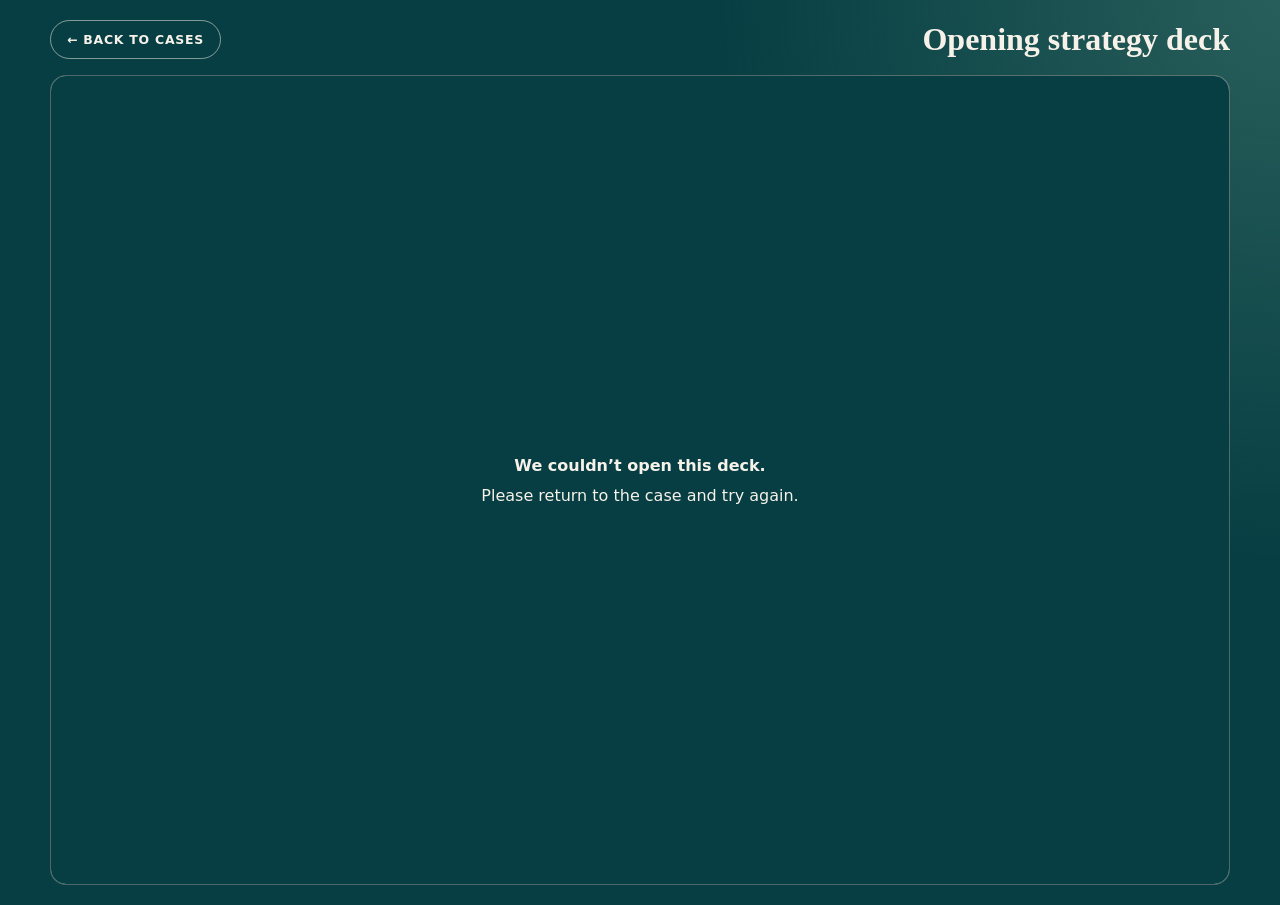
<file: deck-viewer.html>
<!doctype html>
<html lang="en">
  <head>
    <meta charset="utf-8" />
    <meta name="viewport" content="width=device-width, initial-scale=1" />
    <meta name="theme-color" content="#063e43" />
    <title>Strategy deck</title>
    <style>
      :root { color-scheme: dark; font-family: Inter, ui-sans-serif, system-ui, sans-serif; background: #063e43; color: #f7f2e9; }
      * { box-sizing: border-box; }
      body { min-height: 100vh; margin: 0; background: radial-gradient(circle at top right, #285e5a 0, transparent 36%), #063e43; }
      main { width: min(1180px, calc(100% - 2rem)); min-height: 100vh; margin: 0 auto; padding: 1.25rem 0; display: grid; grid-template-rows: auto 1fr; gap: 1rem; }
      header { display: flex; align-items: center; justify-content: space-between; gap: 1rem; }
      a { color: inherit; text-decoration: none; }
      .back, .download { border: 1px solid rgba(247,242,233,.52); border-radius: 999px; padding: .7rem 1rem; font-size: .78rem; font-weight: 700; letter-spacing: .06em; text-transform: uppercase; }
      .download { display: none; background: #efa493; border-color: #efa493; color: #083d42; }
      .deck-title { font-family: Georgia, serif; font-size: clamp(1.25rem, 3vw, 2rem); }
      .viewer { position: relative; min-height: calc(100vh - 6rem); overflow: hidden; border: 1px solid rgba(247,242,233,.3); border-radius: 1rem; background: rgba(0,0,0,.28); }
      iframe { width: 100%; height: 100%; min-height: calc(100vh - 6rem); border: 0; background: #fff; }
      .loading, .error { position: absolute; inset: 0; display: grid; align-content: center; justify-items: center; gap: .7rem; padding: 2rem; text-align: center; background: #063e43; }
      .loading small { max-width: 28rem; color: rgba(247,242,233,.72); font-size: .82rem; line-height: 1.45; }
      .mobile-open { display: none; min-height: inherit; padding: 2rem; align-content: center; justify-items: center; gap: .7rem; text-align: center; color: #f7f2e9; }
      .mobile-open strong { font-family: Georgia, serif; font-size: 1.75rem; }
      .mobile-open span { max-width: 28rem; color: rgba(247,242,233,.72); line-height: 1.5; }
      .loading::after { content: ""; width: 1.2rem; height: 1.2rem; border: 2px solid rgba(247,242,233,.25); border-top-color: #efa493; border-radius: 50%; animation: spin .7s linear infinite; }
      .error { display: none; }
      body.ready .loading { display: none; }
      body.failed .loading { display: none; }
      body.failed .error { display: grid; }
      body.ready .download { display: inline-flex; }
      body.mobile-ready .mobile-open { display: grid; }
      body.mobile-ready iframe { display: none; }
      @keyframes spin { to { transform: rotate(360deg); } }
      @media (max-width: 580px) { main { width: min(100% - 1rem, 1180px); padding: .5rem 0; } header { align-items: flex-start; flex-wrap: wrap; } .deck-title { order: 3; width: 100%; } .viewer, iframe { min-height: calc(100vh - 9rem); } }
    </style>
  </head>
  <body>
    <main>
      <header>
        <a class="back" href="index.html#cases">← Back to cases</a>
        <strong class="deck-title" id="deck-title">Opening strategy deck</strong>
        <a class="download" id="download" href="#">Download PDF ↗</a>
      </header>
      <section class="viewer" aria-live="polite">
        <div class="loading"><span>Preparing your presentation…</span><small>On mobile, the deck opens in your device’s PDF viewer for a reliable full-screen read.</small></div>
        <div class="error"><strong>We couldn’t open this deck.</strong><span>Please return to the case and try again.</span></div>
        <div class="mobile-open"><strong>Your presentation is ready.</strong><span>Tap “Open presentation” to read it in your device’s PDF viewer.</span></div>
        <iframe id="deck-frame" title="Strategy deck"></iframe>
      </section>
    </main>
    <script>
      const deckKey = new URLSearchParams(window.location.search).get("deck");
      const decks = {
        mana: { title: "Mana Earthly Paradise — Strategy deck", folder: "mana", count: 24, filename: "Mana_Earthly_Paradise_Instagram_Strategy_EN.pdf" },
        suenyo: { title: "Suenyo Eco Retreat — Strategy deck", folder: "suenyo", count: 11, filename: "Suenyo_Eco_Retreat_Instagram_Strategy_EN.pdf" },
      };
      const deck = decks[deckKey];
      const title = document.getElementById("deck-title");
      const frame = document.getElementById("deck-frame");
      const download = document.getElementById("download");
      const viewportWidth = Math.min(
        window.innerWidth,
        window.visualViewport?.width ?? Number.POSITIVE_INFINITY,
        document.documentElement.clientWidth,
        window.screen?.width ?? Number.POSITIVE_INFINITY,
      );
      const opensInNativeViewer = window.matchMedia("(max-width: 760px)").matches || viewportWidth <= 760;

      const fetchParts = async (paths) => {
        const parts = new Array(paths.length);
        let nextIndex = 0;
        const loadNext = async () => {
          while (nextIndex < paths.length) {
            const index = nextIndex++;
            const response = await fetch(paths[index]);
            if (!response.ok) throw new Error(`Could not load ${paths[index]}`);
            parts[index] = await response.arrayBuffer();
          }
        };
        await Promise.all(Array.from({ length: Math.min(4, paths.length) }, loadNext));
        return parts;
      };

      if (!deck) {
        document.body.classList.add("failed");
      } else {
        title.textContent = deck.title;
        const paths = Array.from({ length: deck.count }, (_, index) => `assets/deck-parts/${deck.folder}/part-${String(index).padStart(3, "0")}`);
        fetchParts(paths)
          .then((parts) => {
            const url = URL.createObjectURL(new Blob(parts, { type: "application/pdf" }));
            download.href = url;
            download.download = deck.filename;
            document.body.classList.add("ready");

            // Mobile Safari and several in-app browsers frequently leave a
            // blob-backed PDF iframe blank. A user-initiated link to the same
            // blob opens the device PDF viewer reliably, while desktop keeps
            // the embedded presentation experience.
            if (opensInNativeViewer) {
              download.removeAttribute("download");
              download.target = "_blank";
              download.textContent = "Open presentation ↗";
              document.body.classList.add("mobile-ready");
              return;
            }

            frame.src = url;
            window.addEventListener("pagehide", () => URL.revokeObjectURL(url), { once: true });
          })
          .catch(() => document.body.classList.add("failed"));
      }
    </script>
  </body>
</html>
</file>
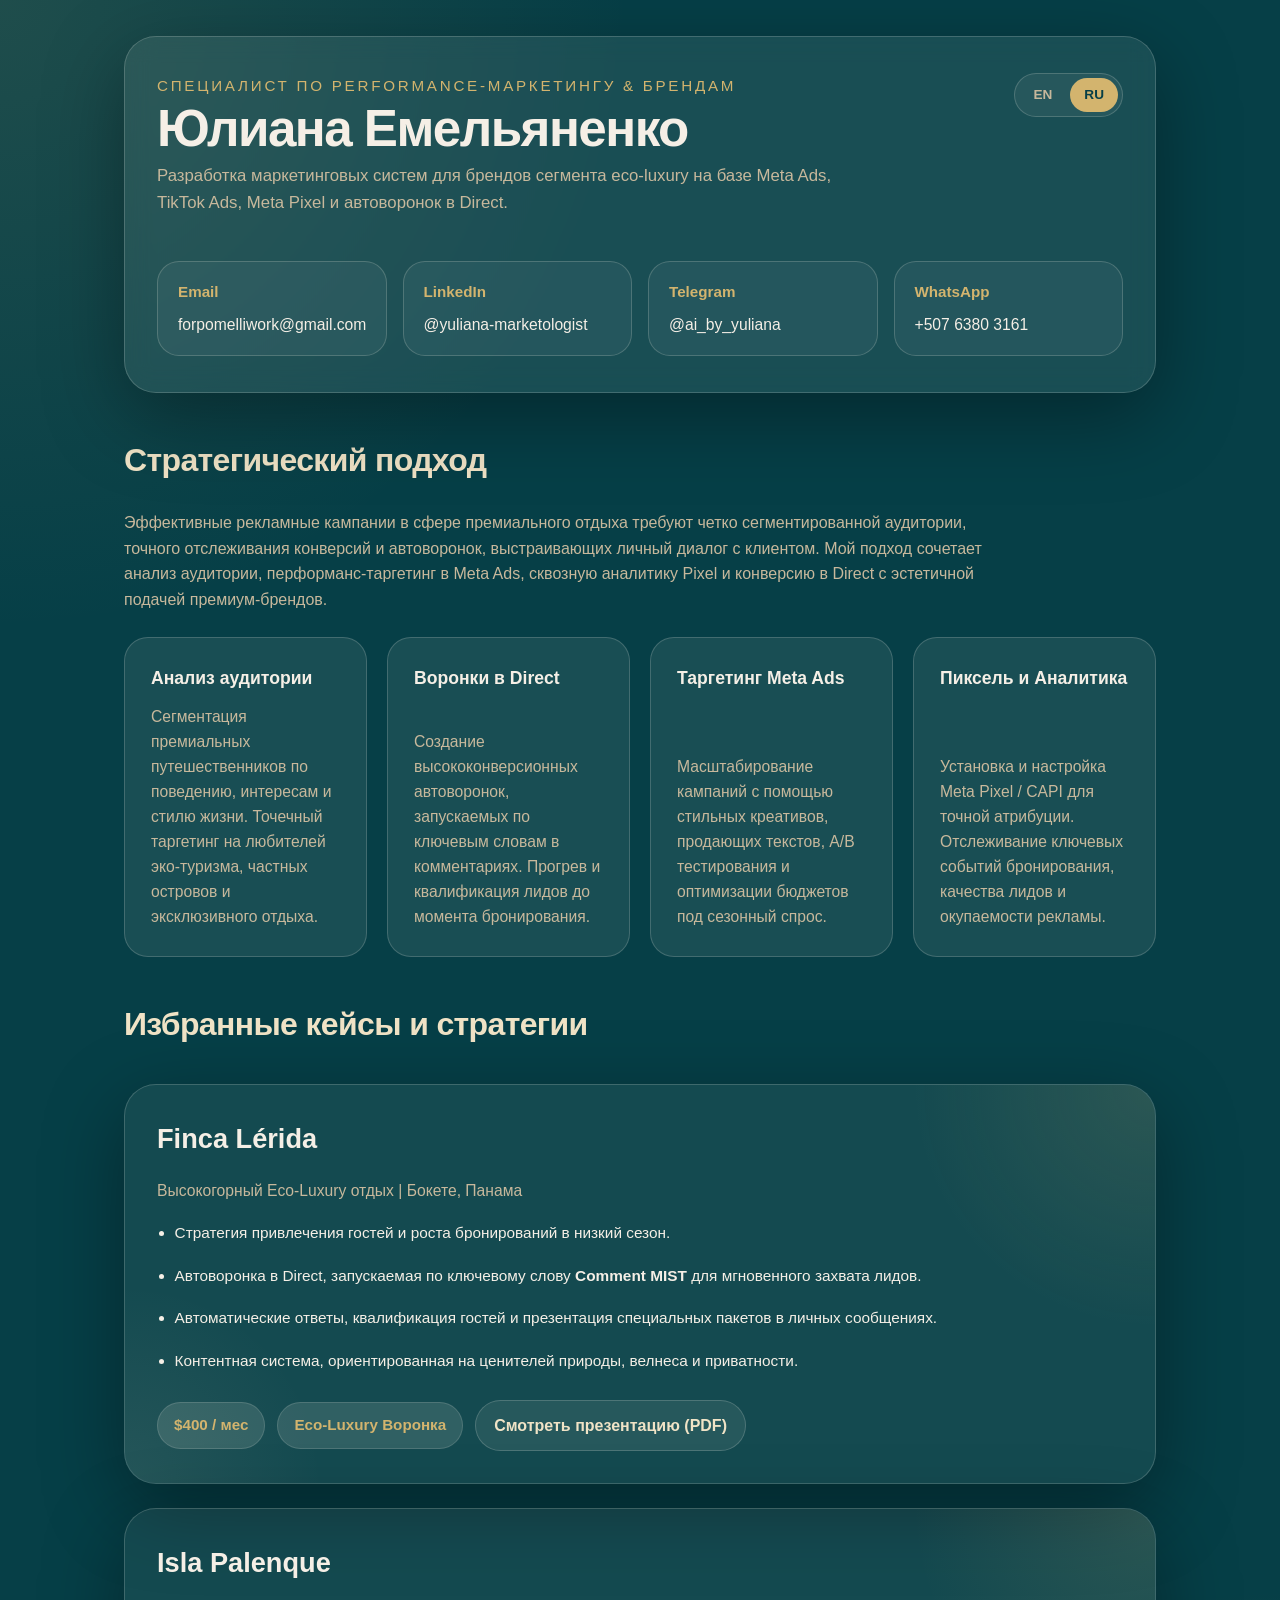
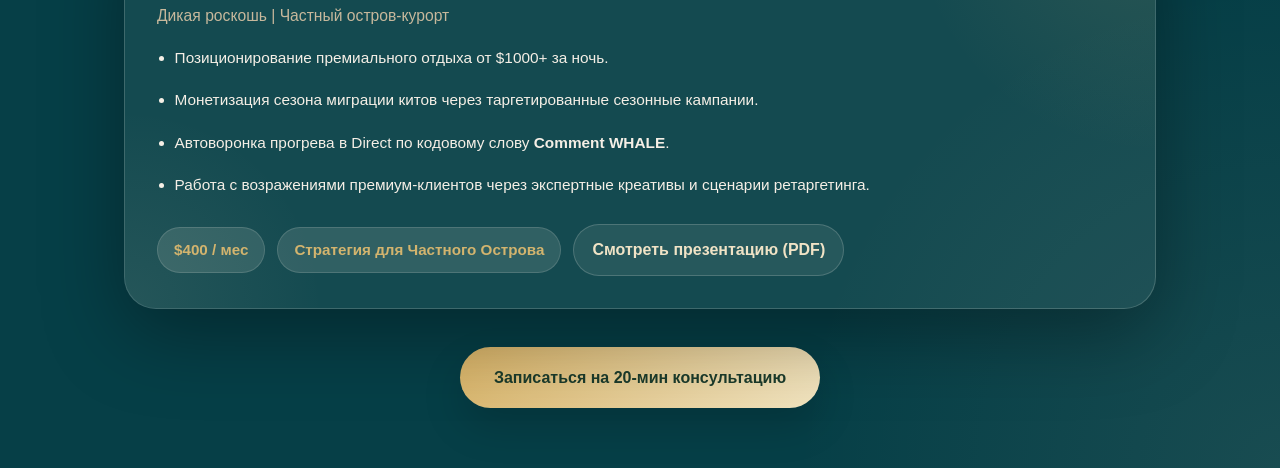
<file: index_ru.html>
<!DOCTYPE html>
<html lang="ru">
<head>
  <meta charset="UTF-8" />
  <meta name="viewport" content="width=device-width, initial-scale=1.0" />
  <title>Юлиана Емельяненко | Digital-маркетолог и Таргетолог (Hospitality)</title>
  <style>
    :root {
      color-scheme: dark;
      --bg: #063f47;
      --surface: rgba(255, 248, 238, 0.08);
      --surface-strong: rgba(255, 248, 238, 0.15);
      --text: #F5EFE6;
      --muted: #C7B89C;
      --gold: #D3B46E;
      --accent: #F0E3C6;
      --border: rgba(255, 248, 238, 0.18);
      --shadow: 0 24px 80px rgba(0, 0, 0, 0.35);
    }

    * {
      box-sizing: border-box;
    }

    body {
      margin: 0;
      font-family: Inter, "Helvetica Neue", Arial, sans-serif;
      background: radial-gradient(circle at top left, rgba(211, 180, 110, 0.12), transparent 26%),
        radial-gradient(circle at bottom right, rgba(240, 227, 198, 0.08), transparent 20%),
        var(--bg);
      color: var(--text);
      line-height: 1.6;
    }

    .page {
      max-width: 1080px;
      margin: 0 auto;
      padding: 36px 24px 60px;
    }

    .header {
      display: grid;
      gap: 24px;
      padding: 36px 32px;
      background: rgba(255, 248, 238, 0.08);
      border: 1px solid var(--border);
      border-radius: 32px;
      box-shadow: var(--shadow);
      backdrop-filter: blur(12px);
    }

    .header-top {
      display: flex;
      justify-content: space-between;
      align-items: flex-start;
      gap: 16px;
    }

    .eyebrow {
      display: inline-flex;
      align-items: center;
      gap: 10px;
      color: var(--gold);
      font-size: 0.95rem;
      letter-spacing: 0.18em;
      text-transform: uppercase;
    }

    .title {
      margin: 4px 0 0;
      font-size: clamp(2.8rem, 4vw, 4.2rem);
      line-height: 1.02;
      letter-spacing: -0.03em;
    }

    /* СТИЛИ ДЛЯ КНОПОК ПЕРЕКЛЮЧЕНИЯ ЯЗЫКА */
    .lang-switch {
      display: inline-flex;
      gap: 4px;
      background: rgba(255, 248, 238, 0.06);
      border: 1px solid var(--border);
      padding: 4px;
      border-radius: 999px;
      flex-shrink: 0;
    }

    .lang-btn {
      padding: 6px 14px;
      border-radius: 999px;
      color: var(--muted);
      text-decoration: none;
      font-size: 0.85rem;
      font-weight: 600;
      transition: background 0.2s ease, color 0.2s ease;
    }

    .lang-btn:hover {
      color: var(--text);
    }

    .lang-btn.active {
      background: var(--gold);
      color: #063f47;
    }

    .subtitle {
      margin: 8px 0 0;
      color: var(--muted);
      max-width: 720px;
      font-size: 1.05rem;
    }

    .contacts {
      display: grid;
      grid-template-columns: repeat(auto-fit, minmax(220px, 1fr));
      gap: 16px;
      margin-top: 20px;
    }

    .contact-card {
      padding: 18px 20px;
      border: 1px solid var(--border);
      border-radius: 22px;
      background: rgba(255, 248, 238, 0.05);
      display: flex;
      flex-direction: column;
      gap: 8px;
    }

    .contact-card strong {
      color: var(--gold);
      font-size: 0.95rem;
    }

    .contact-card a {
      color: var(--text);
      text-decoration: none;
      font-size: 0.98rem;
    }

    .section {
      margin-top: 42px;
      display: grid;
      gap: 24px;
    }

    .section h2 {
      margin: 0;
      font-size: 2rem;
      letter-spacing: -0.02em;
      color: var(--accent);
    }

    .section p {
      margin: 0;
      color: var(--muted);
      max-width: 880px;
    }

    .framework {
      display: grid;
      gap: 20px;
      grid-template-columns: repeat(auto-fit, minmax(240px, 1fr));
    }

    .framework-card {
      border: 1px solid var(--border);
      border-radius: 24px;
      padding: 26px;
      background: var(--surface);
      min-height: 220px;
      display: flex;
      flex-direction: column;
      justify-content: space-between;
    }

    .framework-card h3 {
      margin: 0 0 12px;
      color: var(--text);
      font-size: 1.1rem;
    }

    .framework-card p {
      margin: 0;
      color: var(--muted);
      font-size: 0.98rem;
    }

    .cards {
      display: grid;
      gap: 24px;
      margin-top: 10px;
    }

    .case-card {
      position: relative;
      overflow: hidden;
      border-radius: 32px;
      background: rgba(255, 248, 238, 0.06);
      border: 1px solid var(--border);
      box-shadow: var(--shadow);
      transition: transform 0.28s ease, border-color 0.28s ease;
    }

    .case-card:hover {
      transform: translateY(-6px);
      border-color: rgba(211, 180, 110, 0.45);
    }

    .case-card::before {
      content: "";
      position: absolute;
      inset: 0;
      background: radial-gradient(circle at top right, rgba(211, 180, 110, 0.12), transparent 22%),
        radial-gradient(circle at bottom left, rgba(240, 227, 198, 0.08), transparent 18%);
      pointer-events: none;
    }

    .case-content {
      position: relative;
      padding: 32px;
      display: grid;
      gap: 18px;
    }

    .case-title {
      margin: 0;
      font-size: 1.7rem;
      color: var(--text);
    }

    .case-subtitle {
      margin: 0;
      font-size: 0.98rem;
      color: var(--muted);
    }

    .case-list {
      margin: 0;
      padding-left: 1.1rem;
      color: var(--text);
      display: grid;
      gap: 10px;
      font-size: 0.96rem;
    }

    .case-list li {
      margin-bottom: 0.5rem;
    }

    .case-footer {
      display: flex;
      flex-wrap: wrap;
      gap: 12px;
      align-items: center;
    }

    .tag {
      display: inline-flex;
      align-items: center;
      gap: 8px;
      background: rgba(255, 248, 238, 0.12);
      border: 1px solid rgba(255, 248, 238, 0.14);
      border-radius: 999px;
      padding: 10px 16px;
      color: var(--gold);
      font-weight: 600;
      font-size: 0.95rem;
    }

    .case-link {
      display: inline-flex;
      align-items: center;
      justify-content: center;
      padding: 12px 18px;
      border-radius: 999px;
      border: 1px solid rgba(255, 248, 238, 0.18);
      background: rgba(255, 248, 238, 0.08);
      color: var(--accent);
      text-decoration: none;
      font-weight: 600;
      transition: background 0.2s ease, transform 0.2s ease;
    }

    .case-link:hover {
      background: rgba(255, 248, 238, 0.18);
      transform: translateY(-1px);
    }

    .cta {
      display: flex;
      justify-content: center;
      margin-top: 38px;
    }

    .cta-button {
      background: linear-gradient(135deg, #d7b266, #f1e4c0);
      color: #1b3b2b;
      border: none;
      border-radius: 999px;
      padding: 18px 34px;
      font-size: 1rem;
      font-weight: 700;
      cursor: pointer;
      text-decoration: none;
      transition: transform 0.22s ease, box-shadow 0.22s ease;
      box-shadow: 0 18px 40px rgba(0, 0, 0, 0.16);
    }

    .cta-button:hover {
      transform: translateY(-2px);
      box-shadow: 0 22px 50px rgba(0, 0, 0, 0.24);
    }

    @media (max-width: 720px) {
      .header {
        padding: 28px 20px;
      }

      .case-content {
        padding: 26px;
      }

      .framework {
        grid-template-columns: 1fr;
      }
    }
  </style>
</head>
<body>
  <div class="page">
    <section class="header">
      <div>
        <div class="header-top">
          <div>
            <div class="eyebrow">Специалист по Performance-маркетингу & Брендам</div>
            <h1 class="title">Юлиана Емельяненко</h1>
          </div>

          <!-- КНОПКИ ПЕРЕКЛЮЧЕНИЯ ЯЗЫКА -->
          <div class="lang-switch">
            <a href="index.html" class="lang-btn">EN</a>
            <a href="index_ru.html" class="lang-btn active">RU</a>
          </div>
        </div>

        <p class="subtitle">Разработка маркетинговых систем для брендов сегмента eco-luxury на базе Meta Ads, TikTok Ads, Meta Pixel и автоворонок в Direct.</p>
      </div>

      <div class="contacts">
        <div class="contact-card">
          <strong>Email</strong>
          <a href="mailto:forpomelliwork@gmail.com">forpomelliwork@gmail.com</a>
        </div>
        <div class="contact-card">
          <strong>LinkedIn</strong>
          <a href="https://www.linkedin.com/in/yuliana-marketologist" target="_blank">@yuliana-marketologist</a>
        </div>
        <div class="contact-card">
          <strong>Telegram</strong>
          <a href="https://t.me/ai_by_yuliana" target="_blank" rel="noreferrer">@ai_by_yuliana</a>
        </div>
        <div class="contact-card">
          <strong>WhatsApp</strong>
          <a href="https://wa.me/50763803161" target="_blank" rel="noreferrer">+507 6380 3161</a>
        </div>
      </div>
    </section>

    <section class="section">
      <h2>Стратегический подход</h2>
      <p>Эффективные рекламные кампании в сфере премиального отдыха требуют четко сегментированной аудитории, точного отслеживания конверсий и автоворонок, выстраивающих личный диалог с клиентом. Мой подход сочетает анализ аудитории, перформанс-таргетинг в Meta Ads, сквозную аналитику Pixel и конверсию в Direct с эстетичной подачей премиум-брендов.</p>

      <div class="framework">
        <div class="framework-card">
          <h3>Анализ аудитории</h3>
          <p>Сегментация премиальных путешественников по поведению, интересам и стилю жизни. Точечный таргетинг на любителей эко-туризма, частных островов и эксклюзивного отдыха.</p>
        </div>
        <div class="framework-card">
          <h3>Воронки в Direct</h3>
          <p>Создание высококонверсионных автоворонок, запускаемых по ключевым словам в комментариях. Прогрев и квалификация лидов до момента бронирования.</p>
        </div>
        <div class="framework-card">
          <h3>Таргетинг Meta Ads</h3>
          <p>Масштабирование кампаний с помощью стильных креативов, продающих текстов, A/B тестирования и оптимизации бюджетов под сезонный спрос.</p>
        </div>
        <div class="framework-card">
          <h3>Пиксель и Аналитика</h3>
          <p>Установка и настройка Meta Pixel / CAPI для точной атрибуции. Отслеживание ключевых событий бронирования, качества лидов и окупаемости рекламы.</p>
        </div>
      </div>
    </section>

    <section class="section">
      <h2>Избранные кейсы и стратегии</h2>
      <div class="cards">
        <article class="case-card">
          <div class="case-content">
            <h3 class="case-title">Finca Lérida</h3>
            <p class="case-subtitle">Высокогорный Eco-Luxury отдых | Бокете, Панама</p>
            <ul class="case-list">
              <li>Стратегия привлечения гостей и роста бронирований в низкий сезон.</li>
              <li>Автоворонка в Direct, запускаемая по ключевому слову <strong>Comment MIST</strong> для мгновенного захвата лидов.</li>
              <li>Автоматические ответы, квалификация гостей и презентация специальных пакетов в личных сообщениях.</li>
              <li>Контентная система, ориентированная на ценителей природы, велнеса и приватности.</li>
            </ul>
            <div class="case-footer">
              <span class="tag">$400 / мес</span>
              <span class="tag">Eco-Luxury Воронка</span>
              <a class="case-link" href="Lerida.pdf" target="_blank" rel="noreferrer">Смотреть презентацию (PDF)</a>
            </div>
          </div>
        </article>

        <article class="case-card">
          <div class="case-content">
            <h3 class="case-title">Isla Palenque</h3>
            <p class="case-subtitle">Дикая роскошь | Частный остров-курорт</p>
            <ul class="case-list">
              <li>Позиционирование премиального отдыха от $1000+ за ночь.</li>
              <li>Монетизация сезона миграции китов через таргетированные сезонные кампании.</li>
              <li>Автоворонка прогрева в Direct по кодовому слову <strong>Comment WHALE</strong>.</li>
              <li>Работа с возражениями премиум-клиентов через экспертные креативы и сценарии ретаргетинга.</li>
            </ul>
            <div class="case-footer">
              <span class="tag">$400 / мес</span>
              <span class="tag">Стратегия для Частного Острова</span>
              <a class="case-link" href="Palenque.pdf" target="_blank" rel="noreferrer">Смотреть презентацию (PDF)</a>
            </div>
          </div>
        </article>
      </div>
    </section>

    <div class="cta">
      <a href="https://wa.me/50763803161" target="_blank" class="cta-button">Записаться на 20-мин консультацию</a>
    </div>
  </div>
</body>
</html>
</file>
